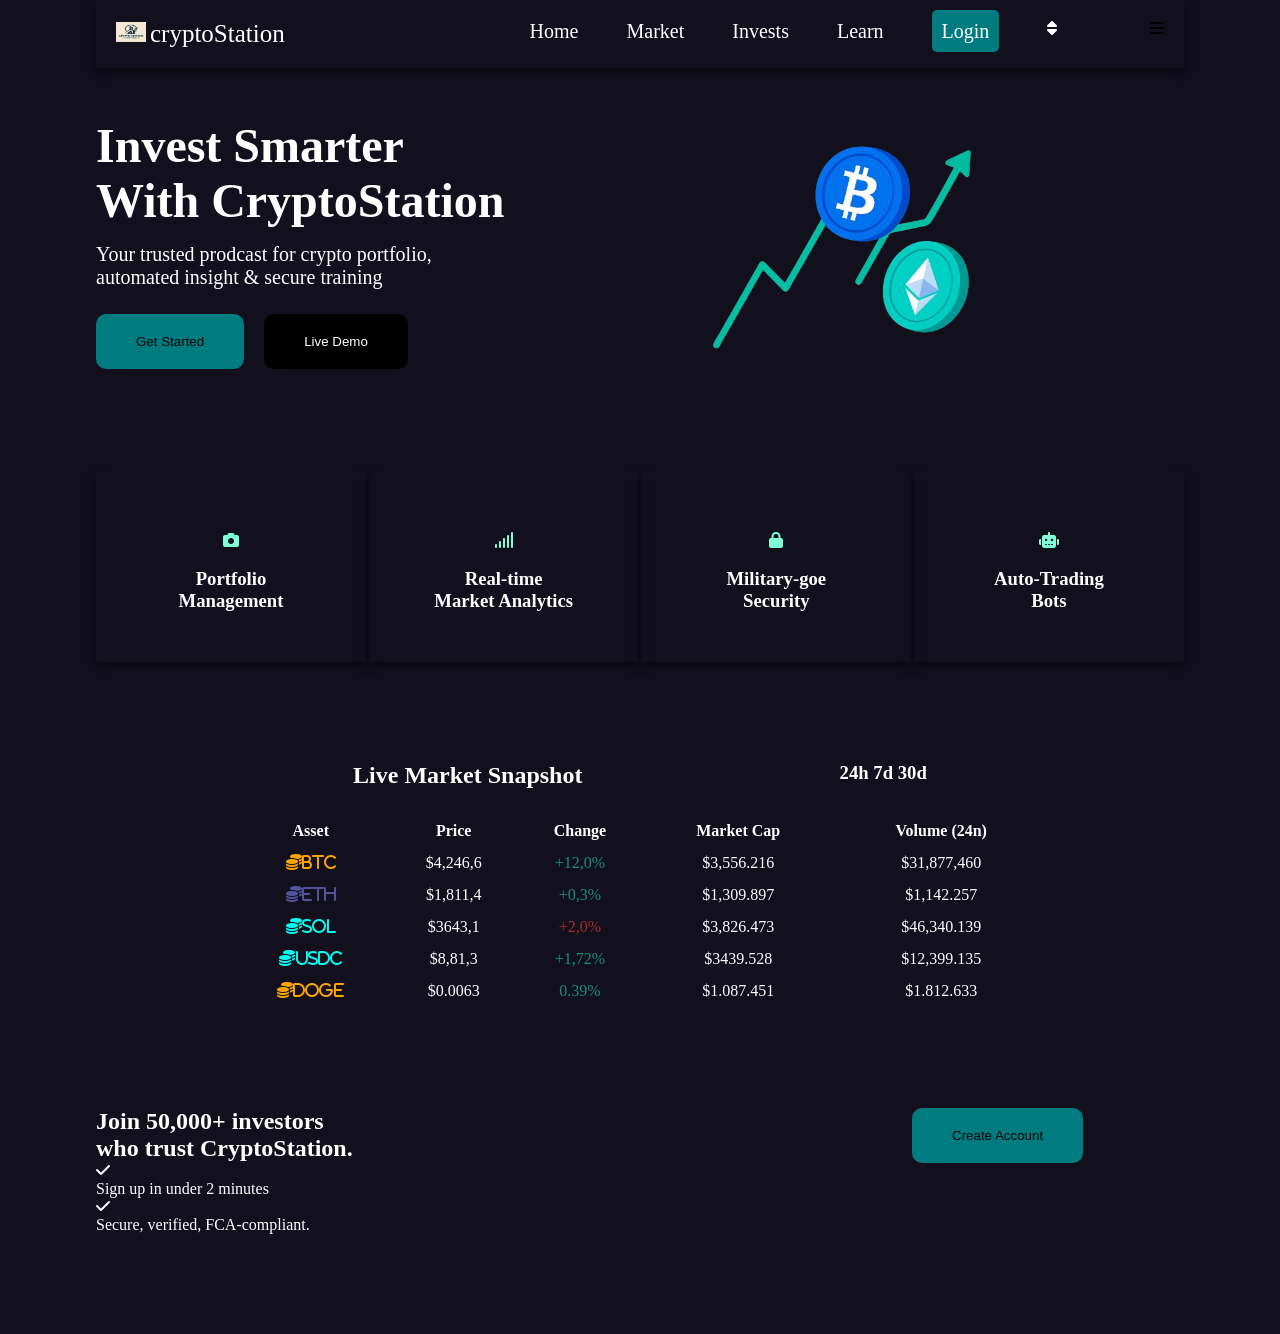
<file: index.html>
<!DOCTYPE html>
<html lang="en">
<head>
    <meta charset="UTF-8">
    <meta name="viewport" content="width=device-width, initial-scale=1.0">
    <title>crypto station</title>
    <!-- custom css -->
    <link rel="stylesheet" href="css/style.css">

    <!-- font awesome icon-->
    <link rel="stylesheet" href="https://cdnjs.cloudflare.com/ajax/libs/font-awesome/6.7.2/css/all.min.css" integrity="sha512-Evv84Mr4kqVGRNSgIGL/F/aIDqQb7xQ2vcrdIwxfjThSH8CSR7PBEakCr51Ck+w+/U6swU2Im1vVX0SVk9ABhg==" crossorigin="anonymous" referrerpolicy="no-referrer" />
</head>

    <!-- navbar section -->
    <nav class="navbar">
        <div class="logo">
            <img src="images/logo.jpeg" alt="logo">
            <span>cryptoStation</span>
        </div>
        <ul class="nav-items" id="navItems">
            <li class="nav-links"><a href="#">Home</a></li>
            <li class="nav-links"><a href="#">Market</a></li>
            <li class="nav-links"><a href="#">Invests</a></li>
            <li class="nav-links"><a href="#">Learn</a></li>
            <li class="nav-links"><a href="#" class="login">Login</a></li>
            <li class="nav-links"><i class="fa fa-sort" aria-hidden="true"></i></li>
        </ul>
        <div class="hamburger" id="hamburger"> <i class="fas fa-bars"></i> </div>
    </nav>

    <!-- navbar  section ends here -->
    

    <!-- main section starts -->
    <div class="main">
        <div class="content">
            <h1>Invest Smarter<br> With CryptoStation</h1>
            <p>Your trusted prodcast for crypto portfolio,<br> automated insight & secure training</p>
            <div class="btn-group">
                <button type="submit" class="btn-1">Get Started</button>
                <button type="submit" class="btn-2">Live Demo</button>
            </div>
        </div>
        <div class="main-2">
            <img src="./images/bg-btc-removebg.png" width="300px" height="300px" class="image" alt="">
        </div>
    </div>

    <!-- main section ends here -->

    <!-- columns section starts here -->
    
    <div class="columns">
        <div class="col-1">
            <i class="fas fa-camera"></i>
            <h3>Portfolio<br>Management</h3>
        </div>
        <div class="col-2">
            <i class="fas fa-signal"></i>
            <h3>Real-time<br>Market Analytics</h3>
        </div>
        <div class="col-3">
            <i class="fas fa-lock"></i>
            <h3>Military-goe<br>Security</h3>
        </div>
        <div class="col-4">
            <i class="fas fa-robot"></i>
            <h3>Auto-Trading<br>Bots</h3>
        </div>
    </div>

    <!-- columns section ends here -->
    
    <!-- Table section starts here -->

    <div class="table-section">
        <div class="title">
            <h2>Live Market Snapshot</h2>
            <h3> 24h 7d 30d</h3>
        </div>
        <table>
            <tr>
                <th>Asset</th>
                <th>Price</th>
                <th>Change</th>
                <th>Market Cap</th>
                <th>Volume (24n)</th>
            </tr>
            <tr>
                <td>
                    <i class="fas fa-coins" style="color: orange;"><span>BTC</span></i>
                </td>
                <td>$4,246,6</td>
                <td style="color: rgb(24, 141, 121);">+12,0%</td>
                <td>$3,556.216</td>
                <td>$31,877,460</td>
            </tr>
            <tr>
                <td>
                    <i class="fas fa-coins" style="color: rgb(84, 84, 158);">ETH</i>
                </td>
                <td>$1,811,4</td>
                <td style="color: rgb(24, 141, 121);">+0,3%</td>
                <td>$1,309.897</td>
                <td>$1,142.257</td>
            </tr>
            <tr>
                <td>
                    <i class="fas fa-coins" style="color: rgb(0, 255, 242);">SOL</i>
                </td>
                <td>$3643,1</td>
                <td style="color: brown;">+2,0%</td>
                <td>$3,826.473</td>
                <td>$46,340.139</td>
            </tr>
            <tr>
                <td>
                    <i class="fas fa-coins"style="color: rgb(0, 255, 242);">USDC</i>
                </td>
                <td>$8,81,3</td>
                <td style="color: rgb(24, 141, 121);">+1,72%</td>
                <td>$3439.528</td>
                <td>$12,399.135</td>
            </tr>
            <tr>
                <td>
                    <i class="fas fa-coins"style="color: orange;" >DOGE</i>
                </td>
                <td>$0.0063</td>
                <td style="color: rgb(24, 141, 121);">0.39%</td>
                <td>$1.087.451</td>
                <td>$1.812.633</td>
            </tr>
        </table>
    </div>
    <!-- Table section ends here -->

    <!-- last section -->
    <div class="last-section">
        <div class="text-section">
            <h2>Join 50,000+ investors<br> who trust CryptoStation.</h2>
            <div>
                <i class="fas fa-check"></i>
                <p>Sign up in under 2 minutes</p>
            </div>
            <div>
                <i class="fas fa-check"></i>
                <p>Secure, verified, FCA-compliant.</p>
            </div>
        </div>
        <div class="btn-section">
            <button type="submit" class="btn-1">Create Account</button>
        </div>
    </div>



    <script>
        const hamburger = document.getElementById('hamburger'); 
        const navItems = document.getElementById('navItems'); 
        const icon = hamburger.querySelector('i'); 
        hamburger.addEventListener('click', ()=>{ 
            navItems.classList.toggle('active'); 
            hamburger.classList.toggle('active') 
            if(icon.classList.contains('fa-bars')){ 
                icon.classList.remove('fa-bars'); 
                icon.classList.add('fa-xmark'); 
            }else{ icon.classList.remove('fa-xmark'); 
            icon.classList.add('fa-bars'); } }); 
        </script>
</body>
</html>
</file>
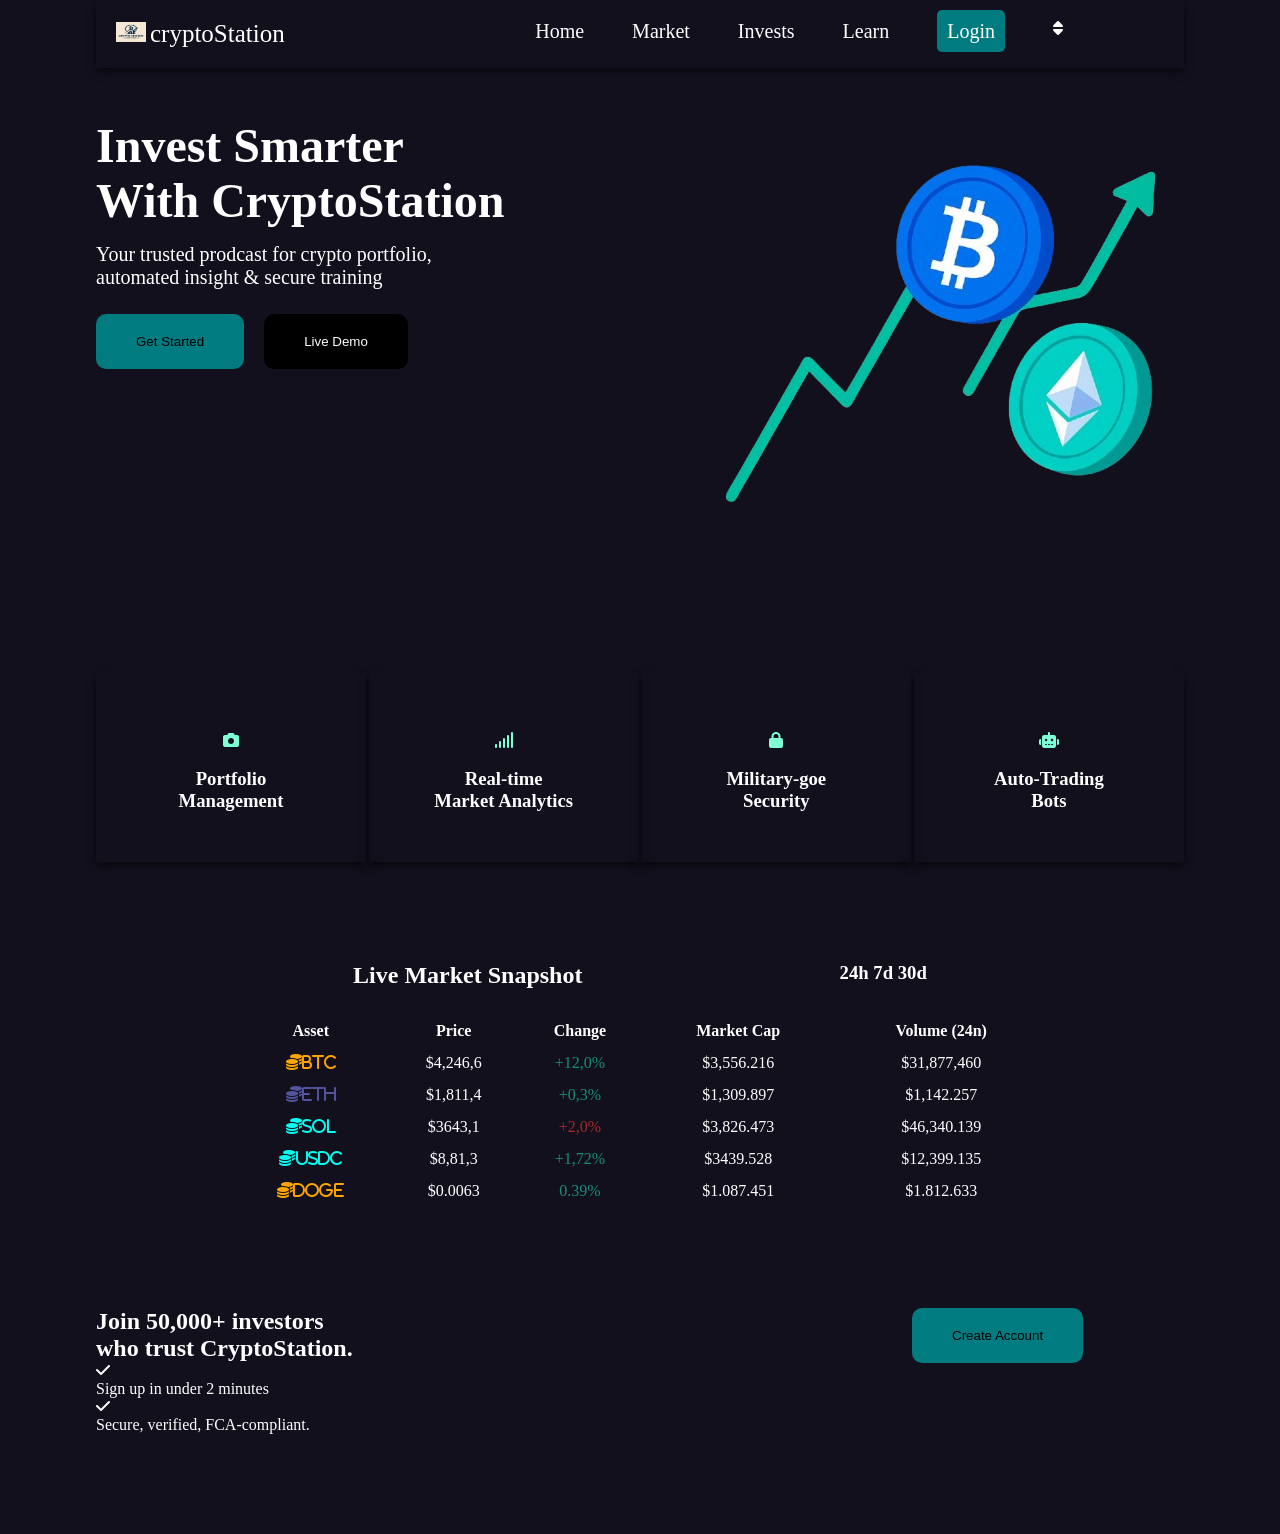
<file: cryptoStation.html>
<!DOCTYPE html>
<html lang="en">
<head>
    <meta charset="UTF-8">
    <meta name="viewport" content="width=device-width, initial-scale=1.0">
    <title>crypto station</title>
    <!-- custom css -->
    <link rel="stylesheet" href="css/style.css">

    <!-- font awesome icon-->
    <link rel="stylesheet" href="https://cdnjs.cloudflare.com/ajax/libs/font-awesome/6.7.2/css/all.min.css" integrity="sha512-Evv84Mr4kqVGRNSgIGL/F/aIDqQb7xQ2vcrdIwxfjThSH8CSR7PBEakCr51Ck+w+/U6swU2Im1vVX0SVk9ABhg==" crossorigin="anonymous" referrerpolicy="no-referrer" />
</head>

    <!-- navbar section -->
    <nav class="navbar">
        <div class="logo">
            <img src="images/logo.jpeg" alt="logo">
            <span>cryptoStation</span>
        </div>
        <ul class="nav-items">
            <li class="nav-links"><a href="#">Home</a></li>
            <li class="nav-links"><a href="#">Market</a></li>
            <li class="nav-links"><a href="#">Invests</a></li>
            <li class="nav-links"><a href="#">Learn</a></li>
            <li class="nav-links"><a href="#" class="login">Login</a></li>
            <li class="nav-links"><i class="fa fa-sort" aria-hidden="true"></i></li>
        </ul>
    </nav>

    <!-- navbar  section ends here -->
    

    <!-- main section starts -->
    <div class="main">
        <div class="content">
            <h1>Invest Smarter<br> With CryptoStation</h1>
            <p>Your trusted prodcast for crypto portfolio,<br> automated insight & secure training</p>
            <div class="btn-group">
                <button type="submit" class="btn-1">Get Started</button>
                <button type="submit" class="btn-2">Live Demo</button>
            </div>
        </div>
        <div class="main-2">
            <img src="./images/bg-btc-removebg.png"class="image" alt="">
        </div>
    </div>

    <!-- main section ends here -->

    <!-- columns section starts here -->
    
    <div class="columns">
        <div class="col-1">
            <i class="fas fa-camera"></i>
            <h3>Portfolio<br>Management</h3>
        </div>
        <div class="col-2">
            <i class="fas fa-signal"></i>
            <h3>Real-time<br>Market Analytics</h3>
        </div>
        <div class="col-3">
            <i class="fas fa-lock"></i>
            <h3>Military-goe<br>Security</h3>
        </div>
        <div class="col-4">
            <i class="fas fa-robot"></i>
            <h3>Auto-Trading<br>Bots</h3>
        </div>
    </div>

    <!-- columns section ends here -->
    
    <!-- Table section starts here -->

    <div class="table-section">
        <div class="title">
            <h2>Live Market Snapshot</h2>
            <h3> 24h 7d 30d</h3>
        </div>
        <table>
            <tr>
                <th>Asset</th>
                <th>Price</th>
                <th>Change</th>
                <th>Market Cap</th>
                <th>Volume (24n)</th>
            </tr>
            <tr>
                <td>
                    <i class="fas fa-coins" style="color: orange;"><span>BTC</span></i>
                </td>
                <td>$4,246,6</td>
                <td style="color: rgb(24, 141, 121);">+12,0%</td>
                <td>$3,556.216</td>
                <td>$31,877,460</td>
            </tr>
            <tr>
                <td>
                    <i class="fas fa-coins" style="color: rgb(84, 84, 158);">ETH</i>
                </td>
                <td>$1,811,4</td>
                <td style="color: rgb(24, 141, 121);">+0,3%</td>
                <td>$1,309.897</td>
                <td>$1,142.257</td>
            </tr>
            <tr>
                <td>
                    <i class="fas fa-coins" style="color: rgb(0, 255, 242);">SOL</i>
                </td>
                <td>$3643,1</td>
                <td style="color: brown;">+2,0%</td>
                <td>$3,826.473</td>
                <td>$46,340.139</td>
            </tr>
            <tr>
                <td>
                    <i class="fas fa-coins"style="color: rgb(0, 255, 242);">USDC</i>
                </td>
                <td>$8,81,3</td>
                <td style="color: rgb(24, 141, 121);">+1,72%</td>
                <td>$3439.528</td>
                <td>$12,399.135</td>
            </tr>
            <tr>
                <td>
                    <i class="fas fa-coins"style="color: orange;" >DOGE</i>
                </td>
                <td>$0.0063</td>
                <td style="color: rgb(24, 141, 121);">0.39%</td>
                <td>$1.087.451</td>
                <td>$1.812.633</td>
            </tr>
        </table>
    </div>
    <!-- Table section ends here -->

    <!-- last section -->
    <div class="last-section">
        <div class="text-section">
            <h2>Join 50,000+ investors<br> who trust CryptoStation.</h2>
            <div>
                <i class="fas fa-check"></i>
                <p>Sign up in under 2 minutes</p>
            </div>
            <div>
                <i class="fas fa-check"></i>
                <p>Secure, verified, FCA-compliant.</p>
            </div>
        </div>
        <div class="btn-section">
            <button type="submit" class="btn-1">Create Account</button>
        </div>
    </div>
</body>
</html>
</file>
<file: css/style.css>
*{
    margin: 0;
    padding: 0;
    box-sizing: border-box;
}
button{
    border: none;
}
body{
    background-color: rgb(18, 16, 29);
    width: 100%;
}

/* navbar section start here */
.navbar{
    width: 85%;
    margin: auto;
    display: flex;
    padding: 20px;
    justify-content: space-between;
    box-shadow: 0 4px 8px 0  rgb(0, 0, 0, 0.5)
}
.navbar .logo{
    width: 40%;
}
.navbar img{
    width: 30px;
    height: 20px;
    
}
.logo span{
    font-size: 25px;
    color: white;
}

ul{
    width: 60%;
    display: flex;
    gap: 3rem;
    list-style-type: none;
}
.nav-links a{
    text-decoration: none;
    color: white;
    font-size: 20px;
}
.nav-links:hover{
    background-color: rgb(6, 72, 75);
    padding: 10px 10px 10px 10px;
    border-radius: 5px;
}
.nav-links .login{
    background-color: rgb(0, 124, 128);
    padding: 10px 10px 10px 10px;
    border-radius: 5px;
}
.nav-links i{
    color: white;
    margin-top: -5px;
}

/* navbar ends here */

/* main section starts here */
.main{
    width: 85%;
    display: flex;
    margin: 50px auto;
}
.content{
    width: 55%;
}
.content h1{
    font-size: 3rem;
    font-weight: 600;
    color: white;
}
.content p{
    color: white;
    font-size: 20px;
    margin-top: 15px;
}
.btn-group{
    margin-top: 25px;
    display: flex;
    gap: 20px;
}
.btn-1{
    padding: 20px 40px;
    border-radius: 10px;
    background-color: rgb(0, 124, 128);
    border-collapse: collapse;
    border: none;
}
.btn-2{
    padding: 20px 40px;
    border-radius: 10px; 
    outline: none;
    background-color: black;
    color: white;
}
button:hover{
    background-color: rgb(0, 124, 128);
}
.main-2{
    width: 30%;
}


/* main section */

/* columns section starts here */


.columns{
    display: flex;
    text-align: center;
    width: 85%;
    justify-content: space-between;
    align-items: center;
    margin: auto;
}
.col-1, .col-2, .col-3, .col-4{
    color: white;
    width: 270px;
    height: 190px;
    padding: 40px;
    outline: none;
    box-shadow: 0 4px 8px 0  rgb(0, 0, 0, 0.5);
}
.col-1 i, .col-2 i, .col-3 i, .col-4 i{
    color: aquamarine;
    margin: 20px 0;

}
/* columns section ends here */

/* Table section starts here */

.table-section{
    width: 85%;
    margin: 100px auto;
}
.title{
    display: flex;
    color: white;
    justify-content: space-evenly;
} 
table{
    margin: 25px auto;
    width: 75%;
    color: white;
    
}
tr{
    text-align: center;
    line-height: 30px;
}

/* Table section ends here */
/* last section */
.last-section{
    display: flex;
    margin: 100px auto;
    width: 85%;
    justify-content: space-between;
}
.text-section{
    color: white;
    width: 60%;
}
.btn-section{
    width: 25%;
}
/* media screen 1024 */

@media screen and (max-width:1024px){
    /* .navbar .logo {
        padding: 0px 0 0 0;
    }
    img{
        width: 60%;
    } */
}

/* media screen 768 */

@media screen and (max-width: 768px){
.navbar {
    justify-content: space-between;
}

.navbar .hamburger {
    display: block;
    cursor: pointer;
    font-size: 25px;
    color: white;
    z-index: 1001; /* keep on top */
}

.navbar .nav-items {
    display: none;            /* hidden by default */
    flex-direction: column;
    position: absolute;
    top: 10vh;                /* just below navbar */
    right: 5%;
    width: 200px;
    background: #222;
    padding: 15px;
    border-radius: 5px;
    text-align: right;
    opacity: 0;               /* invisible until active */
    visibility: hidden;
    transition: opacity 0.3s ease, visibility 0.3s ease;
}

.navbar .nav-items li a {
    display: block;           /* show links */
    color: white;
    padding: 10px 0;
}

.navbar .nav-items.active {
    display: flex;            /* reveal menu */
    opacity: 1;
    visibility: visible;
    z-index: 999;
}
}



@media (min-width: 320px) and (max-width: 620px){
    .columns{
        gap: 25px;
    }
    .main{
        flex-direction: column;
    }
    .main-2 img{
        margin: auto;
    }
    .content{
        width: auto;
        margin: auto;
    }
    .columns{
        flex-direction: column;
    }
    .nav-items{
        display: none;
    }
    .columns{
        margin: auto;
    }
    .btn-group .btn-1, .btn-2{
        padding: 20px 80px;
        
    }
    .btn-group .btn-2{
        margin-top: 20px;
    }
    .btn-group{
        display: block;
        width: 250px;
        
    }
    .table-section{
        margin: 30px auto;
    }
    .last-section {
        flex-direction: column;
    }
    .last-section .text-section{
        width: 300px;
        margin: 30px 0;
    }
    .last-section .btn-1{
        display: block;
        padding: 10px 80px;
    }
}
</file>
